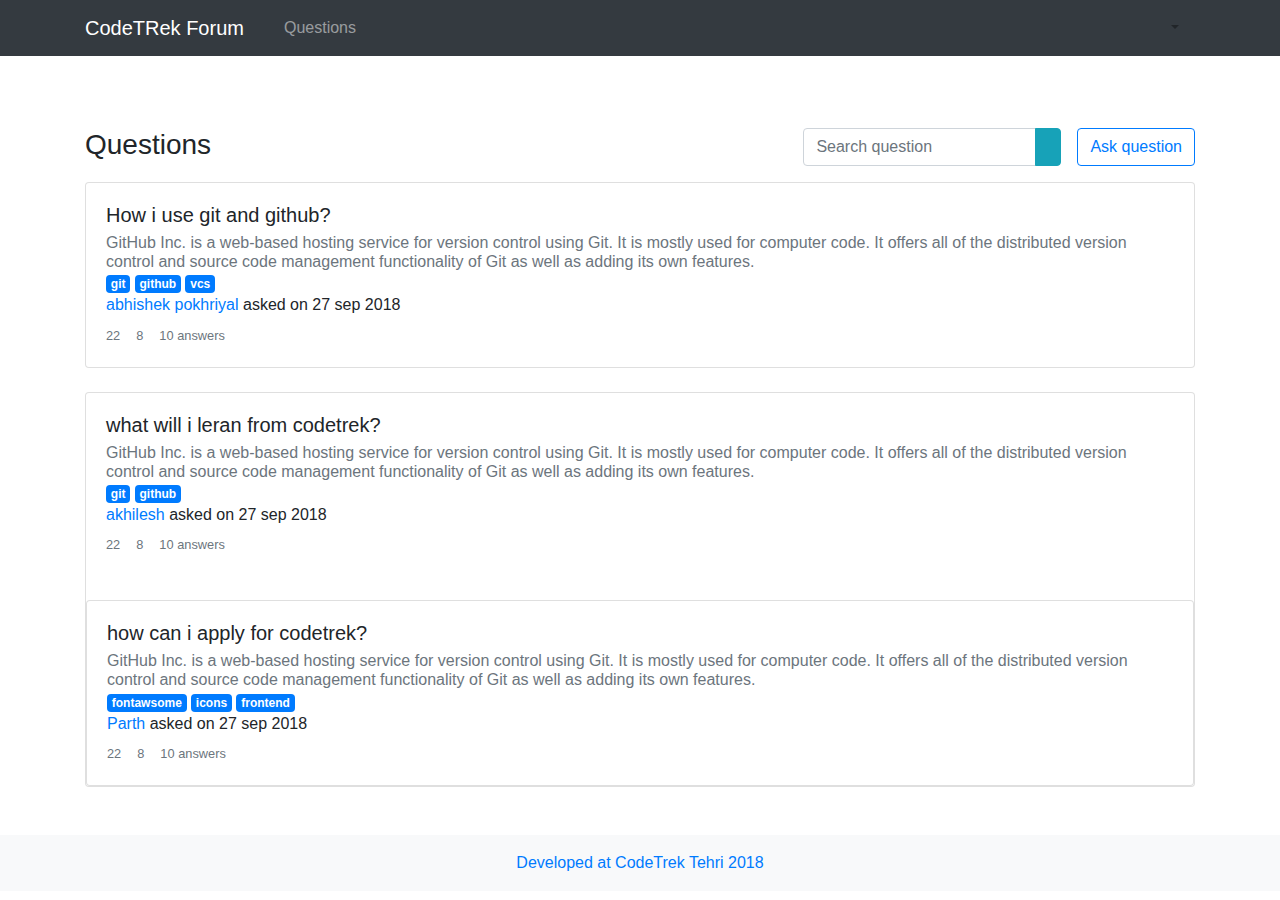
<file: index.html>
<!DOCTYPE html>
<html lang="en">
  <head>
    <meta charset="utf-8">
    <meta http-equiv="X-UA-Compatible" content="IE=edge">
    <meta name="viewport" content="width=device-width, initial-scale=1">
    
    <title>Bootstrap 101 Template</title>

    
    <link href="css/bootstrap.min.css" rel="stylesheet">
    <link rel="stylesheet" href="https://use.fontawesome.com/releases/v5.3.1/css/all.css" integrity="sha384-mzrmE5qonljUremFsqc01SB46JvROS7bZs3IO2EmfFsd15uHvIt+Y8vEf7N7fWAU" crossorigin="anonymous">

    
  </head>
  <body>
    
    <nav class="navbar navbar-expand-lg navbar-dark bg-dark">
      <div class="container">
  <a class="navbar-brand" href="#">CodeTRek Forum</a>
  <button class="navbar-toggler" type="button" data-toggle="collapse" data-target="#navbarSupportedContent" aria-controls="navbarSupportedContent" aria-expanded="false" aria-label="Toggle navigation">
    <span class="navbar-toggler-icon"></span>
  </button>

  <div class="collapse navbar-collapse" id="navbarSupportedContent">
    <ul class="navbar-nav mr-auto">
      <li class="nav-item active">
        <a class="nav-link" href="#"><span class="sr-only">(current)</span></a>
      </li>
      <li class="nav-item">
        <a class="nav-link" href="#">Questions</a>
      </li>
    </ul>
  </div>
      <div class="nav-item dropdown">
        <a class="nav-link dropdown-toggle dropdown-toggle-right href="#" id="navbarDropdown" role="button" data-toggle="dropdown" aria-haspopup="true" aria-expanded="false">
          <span class="fa fa-cog">
        </a>
        <div class="dropdown-menu" aria-labelledby="navbarDropdown">
          <a class="dropdown-item" href="#">info</a>
          <a class="dropdown-item" href="#">setting</a>
          <div class="dropdown-divider"></div>
          <a class="dropdown-item" color-danger href="#">Sign out</a>  
          
        </div>
      </div>
    
</nav>

<br>
<div class="container mt-5">
    <div class="d-flex justify-content-between mb-3 flex-column flex-md-row">
      <h3 class="font-weight-light mb-0">Questions</h3>
      <div class="d-flex flex-column flex-md-row">
        <form class="form-inline my-2 my-lg-0 mr-md-3">
          <div class="input-group">
            <input class="form-control" type="search" placeholder="Search question" aria-label="Search">
            <div class="input-group-append">
              <button class="btn btn-info my-0" type="submit">
                <i class="fa fa-search"></i>
              </button>
            </div>
          </div>
        </form>
        <a class="btn btn-outline-primary" href="new-question.html">Ask question</a>
      </div>

</div>
    <p class="text-dark"
      </p>
  </div>
  <div class="container">
    <div class="card">
      <div class="card-body">
        <h5 class="card-title">How i use git and github?</h5>
        <h6 class="card-subtitle mb-12 text-muted"> GitHub Inc. is a web-based hosting service for version control using Git. It is mostly used for computer code. It offers all of the distributed version control and source code management functionality of Git as well as adding its own features.</h6>
    <span class="badge badge-primary">git</span>
  <span class="badge badge-primary">github</span>
 <span class="badge badge-primary">vcs</span>
 
    <h6><a href="#" class="card-link">abhishek pokhriyal</a> asked on 27 sep 2018</h6>
        <div class="d-flex text-secondary">
          <div class="mr-3">
            <i class="far fa-thumbs-up"></i>
            <small>22</small>
          </div>
            <div class="mr-3">
            <i class="far fa-thumbs-down"></i>
            <small>8</small>
            </div>
          <div class="mr-3">
            <i class="far fa-comments"></i>
            <a href="#" class="text-secondary"><small>10 answers</small></a>
          </div>
</div>
      </div> 
    </div><br>
    <div class="card">
      <div class="card-body">
        <h5 class="card-title">what will i leran from codetrek?</h5>
    <h6 class="card-subtitle mb-12 text-muted"> GitHub Inc. is a web-based hosting service for version control using Git. It is mostly used for computer code. It offers all of the distributed version control and source code management functionality of Git as well as adding its own features.</h6>
     <span class="badge badge-primary">git</span>
  <span class="badge badge-primary">github</span>
     <h6><a href="#" class="card-link">akhilesh</a> asked on 27 sep 2018</h6>
        <div class="d-flex text-secondary">
          <div class="mr-3">
            <i class="far fa-thumbs-up"></i>
            <small>22</small>
          </div>
            <div class="mr-3">
            <i class="far fa-thumbs-down"></i>
            <small>8</small>
            </div>
          <div class="mr-3">
            <i class="far fa-comments"></i>
            <a href="#" class="text-secondary"><small>10 answers</small></a>
          </div>
</div>
</div> 
<br>
 <div class="card">
      <div class="card-body">
        <h5 class="card-title">how can i apply for codetrek?</h5>
    <h6 class="card-subtitle mb-12 text-muted"> GitHub Inc. is a web-based hosting service for version control using Git. It is mostly used for computer code. It offers all of the distributed version control and source code management functionality of Git as well as adding its own features.</h6>
     <span class="badge badge-primary">fontawsome</span>
  <span class="badge badge-primary">icons</span>
 <span class="badge badge-primary">frontend</span>
     <h6><a href="#" class="card-link">Parth</a> asked on 27 sep 2018</h6>
        <div class="d-flex text-secondary">
          <div class="mr-3">
            <i class="far fa-thumbs-up"></i>
            <small>22</small>
          </div>
            <div class="mr-3">
            <i class="far fa-thumbs-down"></i>
            <small>8</small>
            </div>
          <div class="mr-3">
            <i class="far fa-comments"></i>
            <a href="#" class="text-secondary"><small>10 answers</small></a>
          </div>
    <script src="https://ajax.googleapis.com/ajax/libs/jquery/1.12.4/jquery.min.js"></script>
    <script src="js/bootstrap.min.js"></script>
  </div></div></div></div></p></div></span></a></div></div></nav>
  <footer class="bg-light py-3 text-center mt-5">
    <span class="text-primary"><i class="fas fa-code"></i> Developed at CodeTrek Tehri 2018</span>
</footer>
</body>
<script type="text/javascript" src="js/main.js"></script>

</html>
</file>
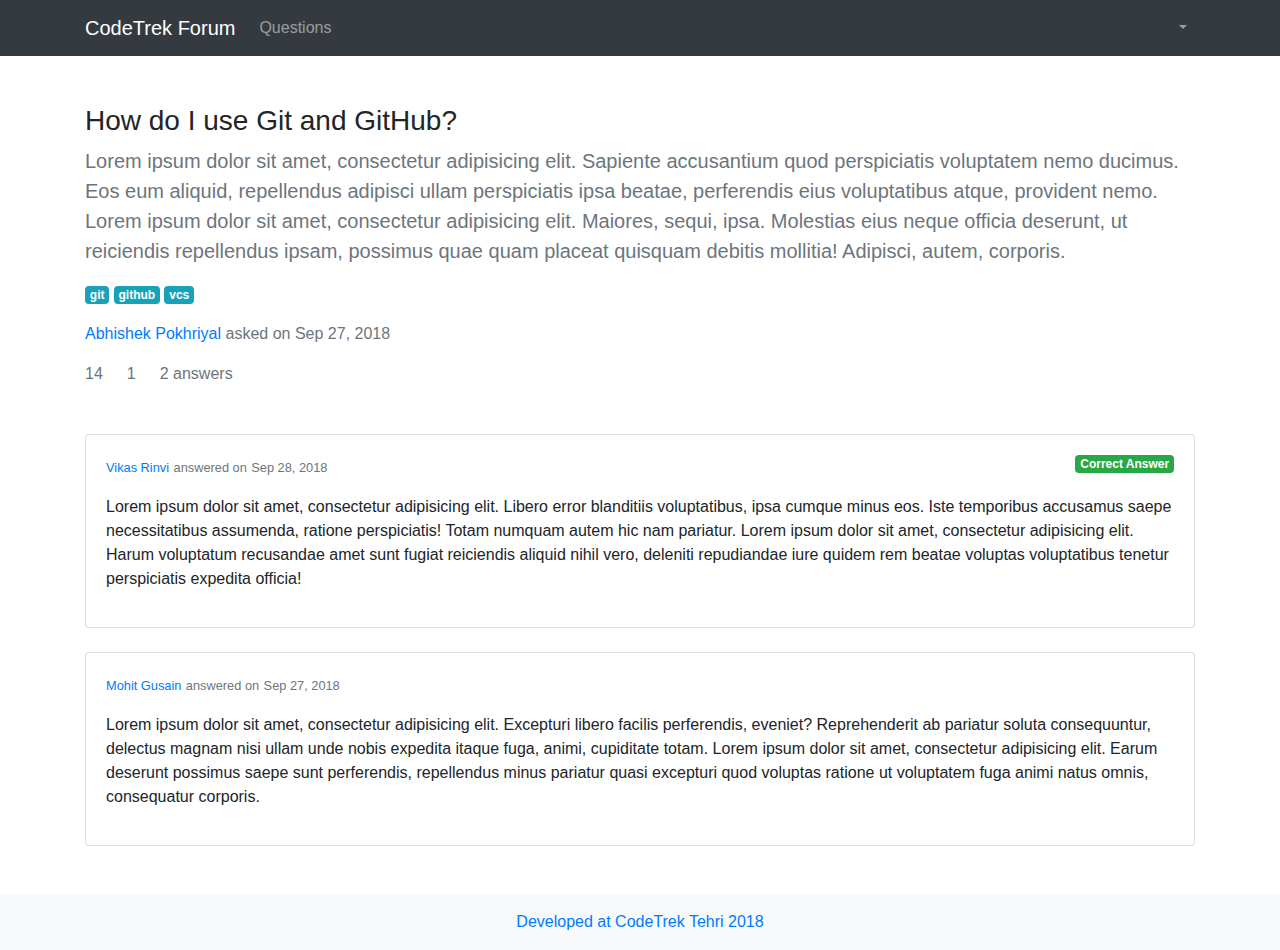
<file: answers.html>
<!DOCTYPE html>
<html>
<head>
  <meta charset="utf-8" />
  <meta http-equiv="X-UA-Compatible" content="IE=edge">
  <title>CodeTrek Forum</title>
  <meta charset="utf-8">
  <meta name="viewport" content="width=device-width, initial-scale=1">
  <link rel="stylesheet" href="https://maxcdn.bootstrapcdn.com/bootstrap/4.1.3/css/bootstrap.min.css">
  <link rel="stylesheet" href="css/style.css">
  <link rel="stylesheet" href="https://use.fontawesome.com/releases/v5.3.1/css/all.css" integrity="sha384-mzrmE5qonljUremFsqc01SB46JvROS7bZs3IO2EmfFsd15uHvIt+Y8vEf7N7fWAU" crossorigin="anonymous">
  <script src="https://ajax.googleapis.com/ajax/libs/jquery/3.3.1/jquery.min.js"></script>
  <script src="https://cdnjs.cloudflare.com/ajax/libs/popper.js/1.14.3/umd/popper.min.js"></script>
  <script src="https://maxcdn.bootstrapcdn.com/bootstrap/4.1.3/js/bootstrap.min.js"></script>
</head>
<body>
  <nav class="navbar sticky-top navbar-expand-lg navbar-dark bg-dark">
    <div class="container">
      <a class="navbar-brand" href="#">CodeTrek Forum</a>
      <button class="navbar-toggler" type="button" data-toggle="collapse" data-target="#navbarSupportedContent" aria-controls="navbarSupportedContent"
       aria-expanded="false" aria-label="Toggle navigation">
        <span class="navbar-toggler-icon"></span>
      </button>

      <div class="collapse navbar-collapse" id="navbarSupportedContent">
        <ul class="navbar-nav mr-auto">
          <li class="nav-item">
            <a href="index.html" class="nav-link">Questions</a>
          </li>
        </ul>
        <ul class="navbar-nav">
          <li class="nav-item dropdown">
            <a class="nav-link dropdown-toggle" href="#" id="navbarDropdown" role="button" data-toggle="dropdown" aria-haspopup="true"
             aria-expanded="false">
              <i class="fa fa-cog"></i>
            </a>
            <div class="dropdown-menu" aria-labelledby="navbarDropdown">
              <div class="dropdown-item disabled">rb52</div>
              <div class="dropdown-divider"></div>
              <a class="dropdown-item" href="#">My Profile</a>
              <a class="dropdown-item" href="#">Settings</a>
              <div class="dropdown-divider"></div>
              <a class="dropdown-item" href="#">Sign out</a>
            </div>
          </li>
        </ul>
      </div>
    </div>
  </nav>
  <div class="container mt-5">
    <div class="mb-5">
      <h3>
        How do I use Git and GitHub?
      </h3>
      <p class="text-secondary lead">
        Lorem ipsum dolor sit amet, consectetur adipisicing elit. Sapiente accusantium quod perspiciatis voluptatem nemo ducimus. Eos eum aliquid, repellendus adipisci ullam perspiciatis ipsa beatae, perferendis eius voluptatibus atque, provident nemo. Lorem ipsum dolor sit amet, consectetur adipisicing elit. Maiores, sequi, ipsa. Molestias eius neque officia deserunt, ut reiciendis repellendus ipsam, possimus quae quam placeat quisquam debitis mollitia! Adipisci, autem, corporis.
      </p>
      <div class="mb-3">
        <a href="#" class="badge badge-info">git</a>
        <a href="#" class="badge badge-info">github</a>
        <a href="#" class="badge badge-info">vcs</a>
      </div>
      <p>
        <a href="#" class="card-link"><span>Abhishek Pokhriyal</span></a>
        <span class="text-secondary">asked on</span>
        <span class="text-secondary">Sep 27, 2018</span>
      </p>
      <div class="d-flex text-secondary">
        <div class="mr-4 like c-pointer">
          <i class="fas fa-thumbs-up fa-lg" id="like"></i>
          <span id="like_count">14</span>
        </div>
        <div class="mr-4 dislike c-pointer">
          <i class="fas fa-thumbs-down fa-lg" id="dislike"></i>
          <span id="dislike_count">1</span>
        </div>
        <div class="mr-4">
          <i class="fas fa-comments fa-lg"></i>
          <span>2 answers</span>
        </div>
      </div>
    </div>
    <div class="card mb-4 shadow-sm">
      <div class="card-body">
        <p>
          <a href="#" class="card-link"><small>Vikas Rinvi</small></a>
          <small class="text-secondary">answered on</small>
          <small class="text-secondary">Sep 28, 2018</small>
          <span class="badge badge-success correct_tag"><i class="fa fa-check" aria-hidden="true"></i> Correct Answer</span></h1>
        </p>
        <p>
          Lorem ipsum dolor sit amet, consectetur adipisicing elit. Libero error blanditiis voluptatibus, ipsa cumque minus eos. Iste temporibus accusamus saepe necessitatibus assumenda, ratione perspiciatis! Totam numquam autem hic nam pariatur. Lorem ipsum dolor sit amet, consectetur adipisicing elit. Harum voluptatum recusandae amet sunt fugiat reiciendis aliquid nihil vero, deleniti repudiandae iure quidem rem beatae voluptas voluptatibus tenetur perspiciatis expedita officia!
        </p>
      </div>
    </div>
    <div class="card mb-4 shadow-sm">
      <div class="card-body">
        <p>
          <a href="#" class="card-link"><small>Mohit Gusain</small></a>
          <small class="text-secondary">answered on</small>
          <small class="text-secondary">Sep 27, 2018</small>
        </p>
        <p>
          Lorem ipsum dolor sit amet, consectetur adipisicing elit. Excepturi libero facilis perferendis, eveniet? Reprehenderit ab pariatur soluta consequuntur, delectus magnam nisi ullam unde nobis expedita itaque fuga, animi, cupiditate totam. Lorem ipsum dolor sit amet, consectetur adipisicing elit. Earum deserunt possimus saepe sunt perferendis, repellendus minus pariatur quasi excepturi quod voluptas ratione ut voluptatem fuga animi natus omnis, consequatur corporis.
        </p>
      </div>
    </div>
  </div>
  <footer class="bg-light py-3 text-center mt-5">
    <span class="text-primary"><i class="fas fa-code"></i> Developed at CodeTrek Tehri 2018</span>
  </footer>
  <script src="js/main_jq.js" type="text/javascript"></script>
</body>
</html>
</file>
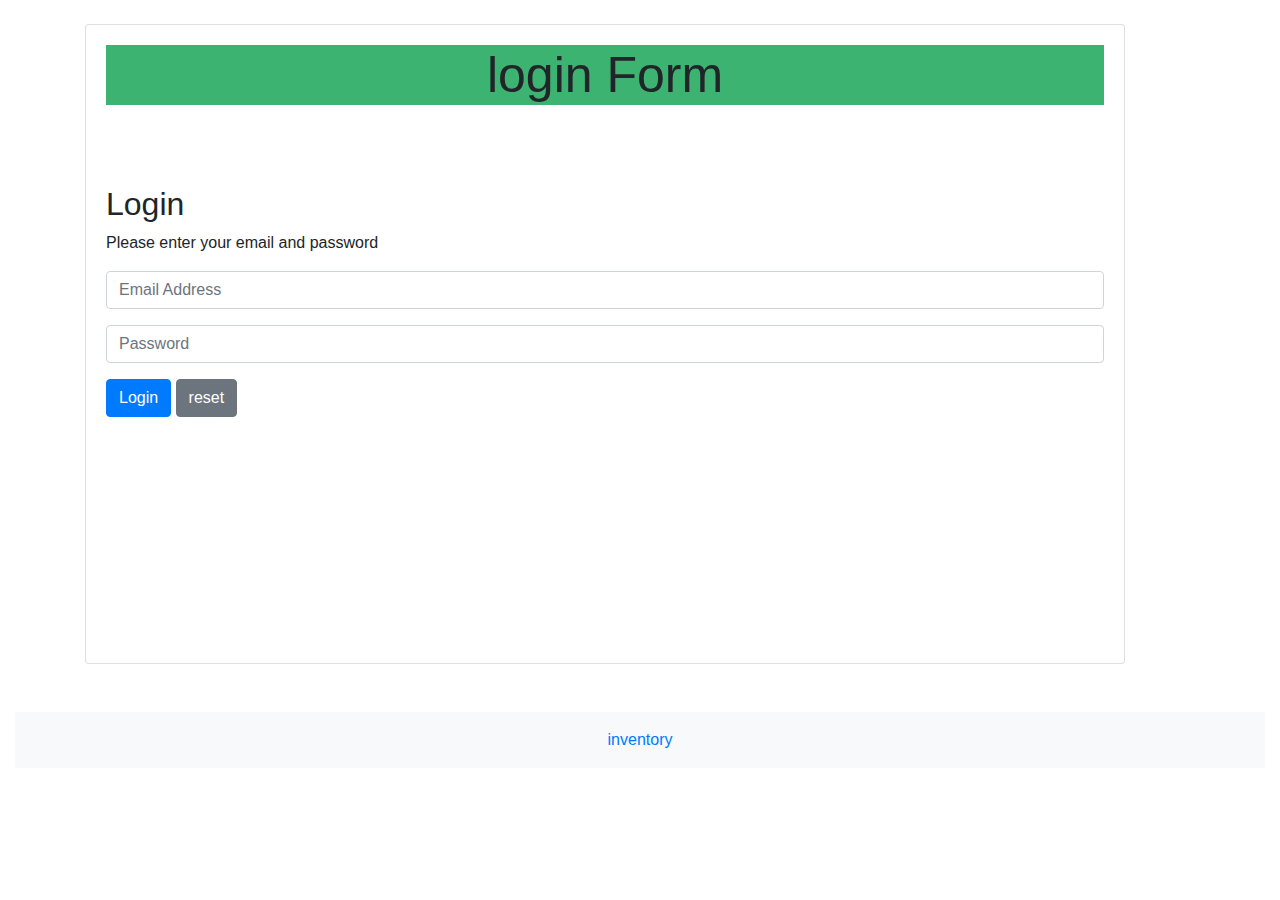
<file: login.html>
<!DOCTYPE html>
<html>
  <head>
    <link href="css/bootstrap.min.css" rel="stylesheet">
    <link rel="stylesheet" href="https://use.fontawesome.com/releases/v5.3.1/css/all.css" integrity="sha384-mzrmE5qonljUremFsqc01SB46JvROS7bZs3IO2EmfFsd15uHvIt+Y8vEf7N7fWAU" crossorigin="anonymous">
  </head><br>
  <body>
    <div class="container">
      <div class="card" style="width: 65rem;height: 40rem">
        <div class="card-body">
          <div id="LoginForm">
            <h1 align="center" style="background-color:MediumSeaGreen;font-size:50px;">login Form</h1><br><br><br>
            <div class="login-form">
              <div class="main-div">
                <div class="panel">
                  <h2>Login</h2>
                  <p>Please enter your email and password</p>
                </div>
                <form id="Login">
                  <div class="form-group">
                      <input type="email" class="form-control" id="inputEmail" placeholder="Email Address">
                  </div>
                  <div class="form-group">
                    <input type="password" class="form-control" id="inputPassword" placeholder="Password">
                  </div>
                  <button type="submit" class="btn btn-primary">Login</button>
                  <button type="submit" class="btn btn-secondary">reset</button>
                </form> 
              </div>
            </div>
          </div>
        </div>
      </div>
    </div><br><br>
      <div class="container-fluid">
       <footer align="center" class="bg-light py-3 container-fluid mt-5;">
        <span class="text-primary"><i class="fas fa-toolbox"></i> inventory</span>
       </footer>
     </div>
  </body>     
</html>
</file>
<file: css/style.css>
@media only screen and (min-width: 400px) {
  .correct_tag {
    float : right;
  }
}
</file>
